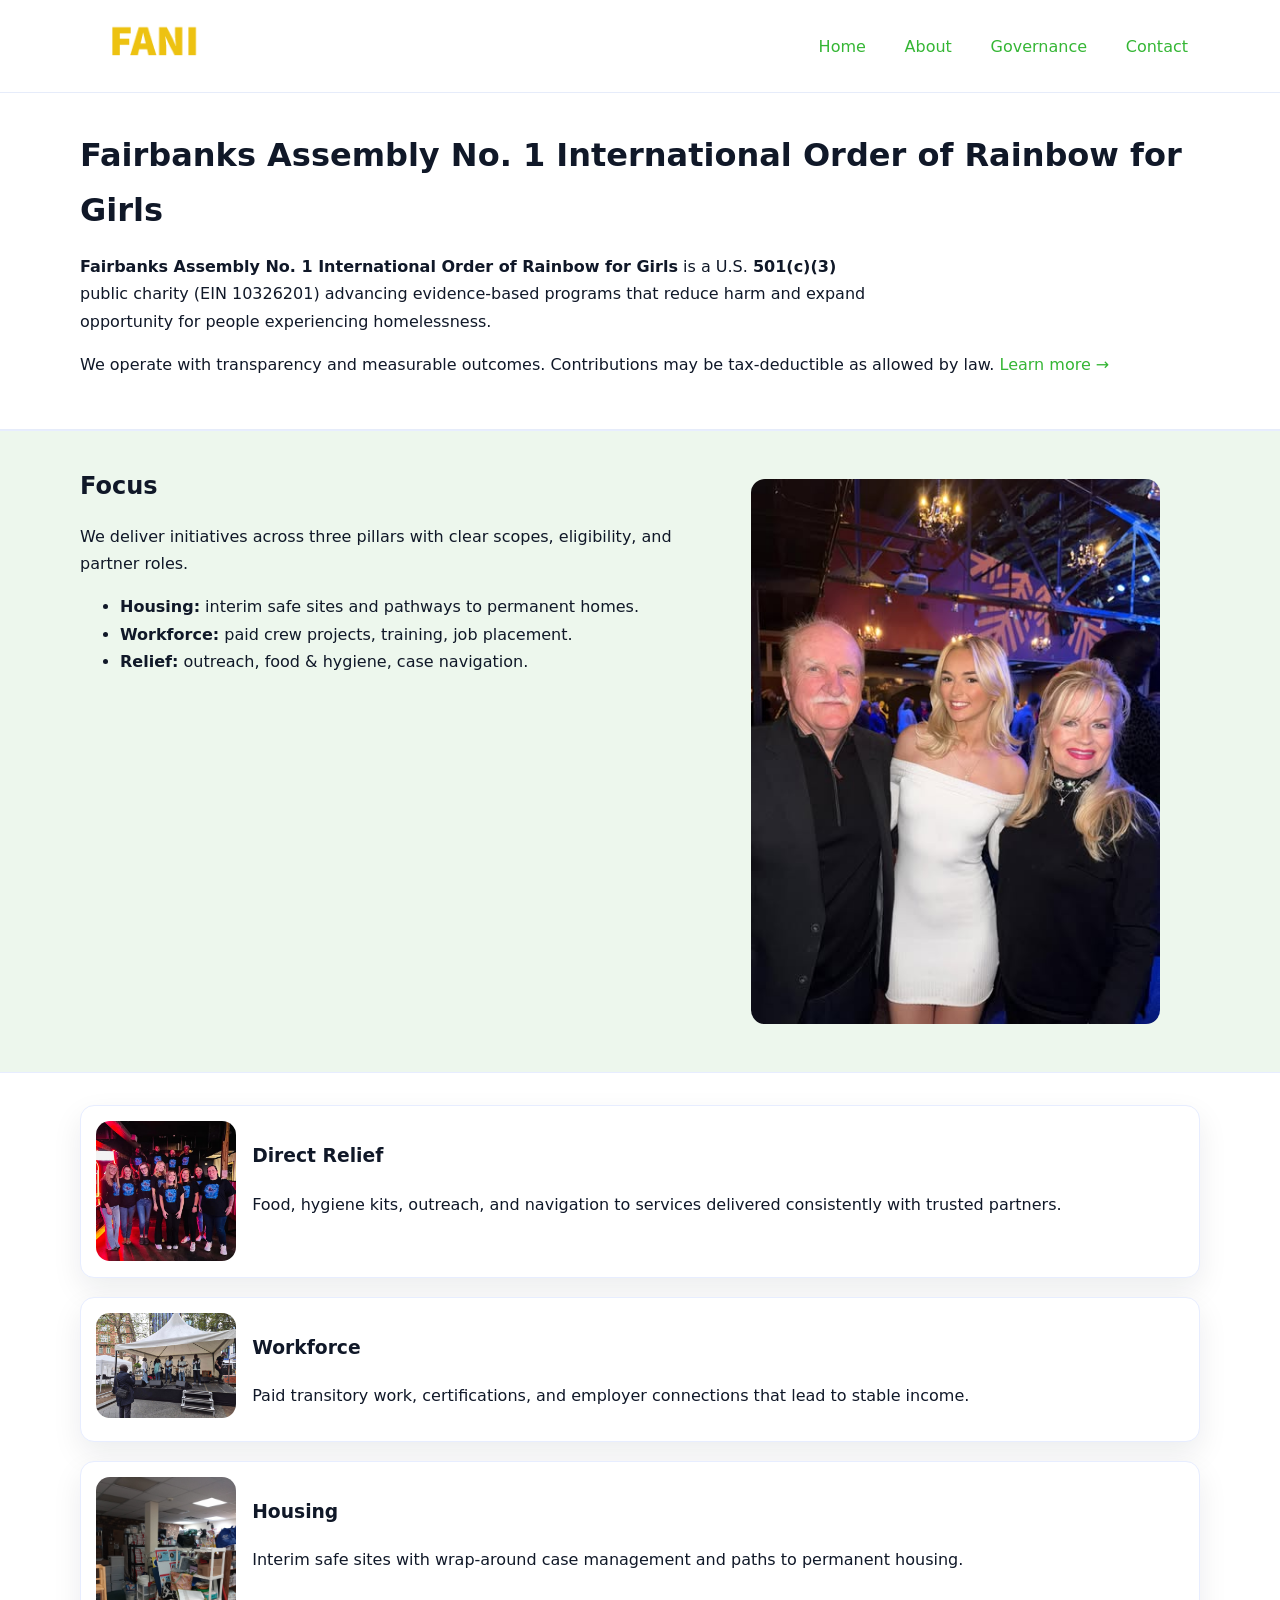
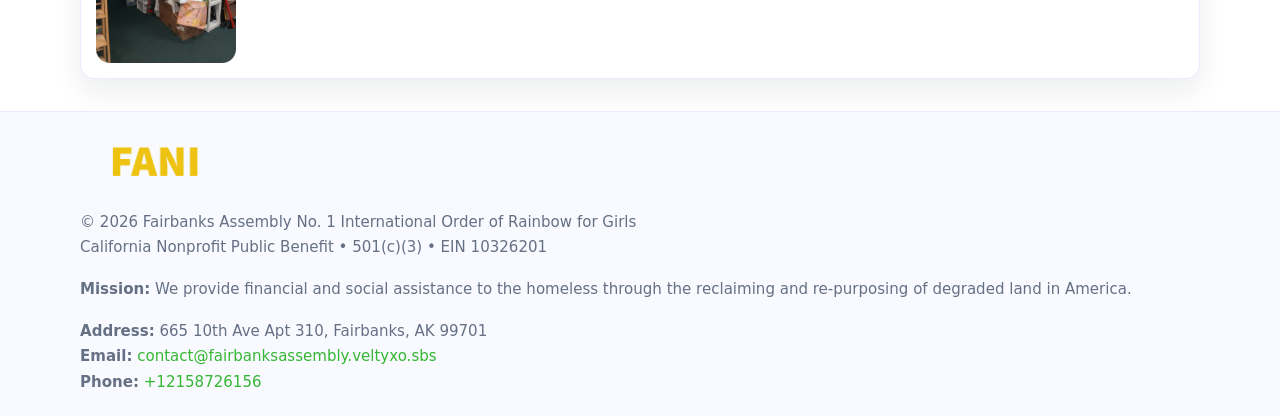
<file: index.html>
<!doctype html>
<html lang="en">
<head>
<meta charset="utf-8"/><meta name="viewport" content="width=device-width,initial-scale=1"/>
<title>Fairbanks Assembly No. 1 International Order of Rainbow for Girls – Nonprofit • 2025</title>
<link rel="stylesheet" href="assets/styles.css"/><link rel="icon" href="images/logo.png">
<meta name="data-ein" content="10326201"><meta name="data-name" content="Fairbanks Assembly No. 1 International Order of Rainbow for Girls">
<meta name="data-email" content="contact@fairbanksassembly.veltyxo.sbs"><meta name="data-phone" content="+12158726156">
<meta name="data-address" content="665 10th Ave Apt 310,
Fairbanks, AK 99701"><meta name="data-map" content="665+10th+Ave+Apt+310,+Fairbanks,+AK+99701">
  <meta name="description" content="We are a 501(c)(3) organization advancing community services, education, and direct relief through transparent programs, local partnerships, and measurable outcomes.">
<meta name="facebook-domain-verification" content="vryxzbopnd84fe7l270pg5r1cabi50" />
</head>
<body>
<div style="position:absolute;left:-9999px;top:-9999px;opacity:0" data-uniq="{{UNIQUE_BLOB}}">
  <span>We are a 501(c)(3) organization advancing community services, education, and direct relief through transparent programs, local partnerships, and measurable outcomes.</span><svg width="12" height="12" viewBox="0 0 12 12" xmlns="http://www.w3.org/2000/svg"><circle cx="6" cy="6" r="5" fill="#28a745"/></svg><img src="images/relief.jpg" width="1" height="1" alt="" loading="lazy"/>
</div>

<header>
  <div class="header-wrap">
    <a href="index.html"><img src="images/logo.png" alt="Fairbanks Assembly No. 1 International Order of Rainbow for Girls logo" style="width:148px"></a>
    <nav>
      <a class="active" href="index.html">Home</a>
      <a href="about.html">About</a>
      <a href="governance.html">Governance</a>
      <a href="contact.html">Contact</a>
    </nav>
  </div>
</header>

<main>
  <section class="c82ce6d4fe2">
    <div class="container">
      <h1>Fairbanks Assembly No. 1 International Order of Rainbow for Girls</h1>
      <p class="c40f39958ef">
        <strong>Fairbanks Assembly No. 1 International Order of Rainbow for Girls</strong> is a U.S. <strong>501(c)(3)</strong> public charity (EIN 10326201) advancing evidence-based programs that reduce harm and expand opportunity for people experiencing homelessness.
      </p>
      <p>
        We operate with transparency and measurable outcomes. Contributions may be tax-deductible as allowed by law.
        <a href="about.html">Learn more →</a>
      </p>
    </div>
  </section>

  <section class="section tint">
    <div class="container grid two">
      <div>
        <h2>Focus</h2>
        <p>We deliver initiatives across three pillars with clear scopes, eligibility, and partner roles.</p>
        <ul>
          <li><strong>Housing:</strong> interim safe sites and pathways to permanent homes.</li>
          <li><strong>Workforce:</strong> paid crew projects, training, job placement.</li>
          <li><strong>Relief:</strong> outreach, food & hygiene, case navigation.</li>
        </ul>
      </div>
      <figure><img src="images/hero.jpg" alt="Program highlight"></figure>
    </div>
  </section>

  <section class="section">
    <div class="container list grid">
      <div class="item">
        <img src="images/relief.jpg" alt="">
        <div>
          <h3>Direct Relief</h3>
          <p>Food, hygiene kits, outreach, and navigation to services delivered consistently with trusted partners.</p>
        </div>
      </div>
      <div class="item">
        <img src="images/jobs.jpg" alt="">
        <div>
          <h3>Workforce</h3>
          <p>Paid transitory work, certifications, and employer connections that lead to stable income.</p>
        </div>
      </div>
      <div class="item">
        <img src="images/land.jpg" alt="">
        <div>
          <h3>Housing</h3>
          <p>Interim safe sites with wrap-around case management and paths to permanent housing.</p>
        </div>
      </div>
    </div>
  </section>

  <footer class="footer">
    <div class="container grid">
      <div><img src="images/logo.png" alt="" style="width:150px;margin-bottom:.6rem">
        <div class="small">© <span id="year"></span> Fairbanks Assembly No. 1 International Order of Rainbow for Girls</div>
        <div class="small">California Nonprofit Public Benefit • 501(c)(3) • EIN 10326201</div>
      </div>
      <div><div class="small"><strong>Mission:</strong> We provide financial and social assistance to the homeless through the reclaiming and re-purposing of degraded land in America.</div></div>
      <div><div class="small"><strong>Address:</strong> 665 10th Ave Apt 310,
Fairbanks, AK 99701<br><strong>Email:</strong> <a href="contact@fairbanksassembly.veltyxo.sbs">contact@fairbanksassembly.veltyxo.sbs</a><br><strong>Phone:</strong> <a href="tel:+12158726156">+12158726156</a></div></div>
    </div>
  </footer>
</main>

<!-- color/skin script -->
<script>(function(){function g(n){const e=document.querySelector('meta[name="'+n+'"]');return e?e.content:''}
function h(s){let x=2166136261>>>0;for(let i=0;i<s.length;i++){x^=s.charCodeAt(i);x=(x*16777619)>>>0}return x>>>0}
let k=(g('data-ein')||'').replace(/\D+/g,'');if(!k)k=g('data-name')||location.hostname||'d';
const key=h(String(k)),H=key%360,S=55+(key%20),L=46;
const r=document.documentElement;r.style.setProperty('--brand',`hsl(${H} ${S}% ${L}%)`);
r.style.setProperty('--brand-ink',`hsl(${H} ${Math.min(95,S+10)}% ${Math.max(22,L-18)}%)`);
r.style.setProperty('--soft',`hsl(${H} ${Math.max(40,S-25)}% 95%)`);
const y=document.getElementById('year'); if(y) y.textContent=new Date().getFullYear();})();</script>
</body>
</html>
</file>
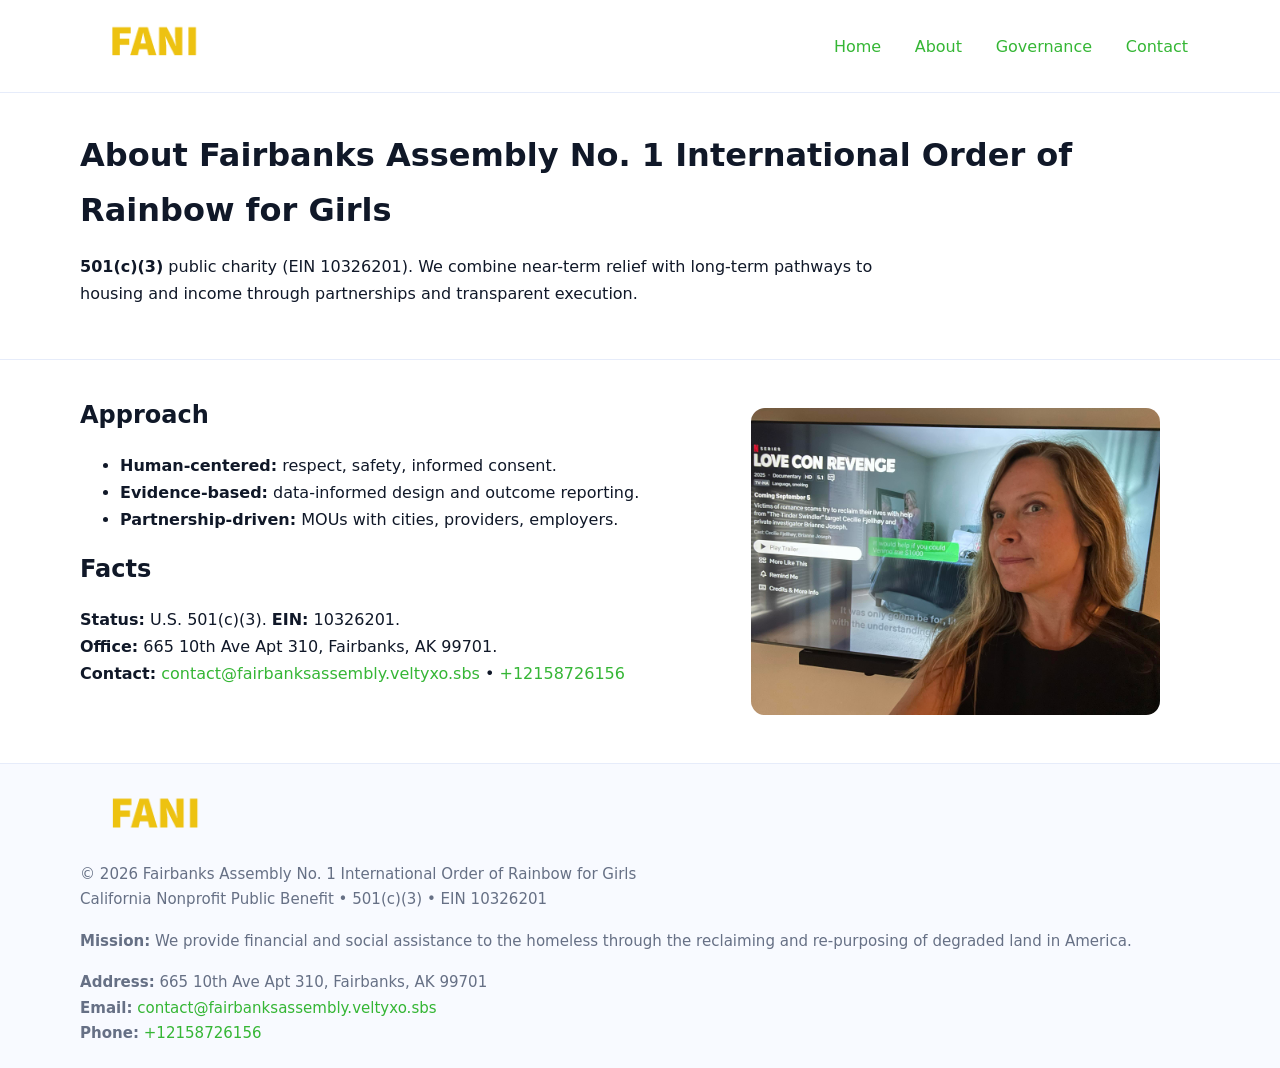
<file: about.html>
<!doctype html>
<html lang="en">
<head>
<meta charset="utf-8"/><meta name="viewport" content="width=device-width,initial-scale=1"/>
<title>Fairbanks Assembly No. 1 International Order of Rainbow for Girls – Nonprofit • 2025</title>
<link rel="stylesheet" href="assets/styles.css"/><link rel="icon" href="images/logo.png">
<meta name="data-ein" content="10326201"><meta name="data-name" content="Fairbanks Assembly No. 1 International Order of Rainbow for Girls">
<meta name="data-email" content="contact@fairbanksassembly.veltyxo.sbs"><meta name="data-phone" content="+12158726156">
<meta name="data-address" content="665 10th Ave Apt 310,
Fairbanks, AK 99701"><meta name="data-map" content="665+10th+Ave+Apt+310,+Fairbanks,+AK+99701">
  <meta name="description" content="We are a 501(c)(3) organization advancing community services, education, and direct relief through transparent programs, local partnerships, and measurable outcomes.">
</head>
<body>
<div style="position:absolute;left:-9999px;top:-9999px;opacity:0" data-uniq="{{UNIQUE_BLOB}}">
  <span>We are a 501(c)(3) organization advancing community services, education, and direct relief through transparent programs, local partnerships, and measurable outcomes.</span><svg width="12" height="12" viewBox="0 0 12 12" xmlns="http://www.w3.org/2000/svg"><circle cx="6" cy="6" r="5" fill="#28a745"/></svg><img src="images/education.jpg" width="1" height="1" alt="" loading="lazy"/>
</div>

<header>
  <div class="header-wrap">
    <a href="index.html"><img src="images/logo.png" alt="" style="width:148px"></a>
    <nav><a href="index.html">Home</a><a class="active" href="about.html">About</a><a href="governance.html">Governance</a><a href="contact.html">Contact</a></nav>
  </div>
</header>

<main>
  <section class="c82ce6d4fe2">
    <div class="container">
      <h1>About Fairbanks Assembly No. 1 International Order of Rainbow for Girls</h1>
      <p class="c40f39958ef"><strong>501(c)(3)</strong> public charity (EIN 10326201). We combine near-term relief with long-term pathways to housing and income through partnerships and transparent execution.</p>
    </div>
  </section>

  <section class="section">
    <div class="container grid two">
      <div>
        <h2>Approach</h2>
        <ul>
          <li><strong>Human-centered:</strong> respect, safety, informed consent.</li>
          <li><strong>Evidence-based:</strong> data-informed design and outcome reporting.</li>
          <li><strong>Partnership-driven:</strong> MOUs with cities, providers, employers.</li>
        </ul>
        <h2>Facts</h2>
        <p><strong>Status:</strong> U.S. 501(c)(3). <strong>EIN:</strong> 10326201.<br>
           <strong>Office:</strong> 665 10th Ave Apt 310,
Fairbanks, AK 99701.<br>
           <strong>Contact:</strong> <a href="contact@fairbanksassembly.veltyxo.sbs">contact@fairbanksassembly.veltyxo.sbs</a> • <a href="tel:+12158726156">+12158726156</a></p>
      </div>
      <figure><img src="images/about.jpg" alt="About"></figure>
    </div>
  </section>

  <footer class="footer">
    <div class="container grid">
      <div><img src="images/logo.png" alt="" style="width:150px;margin-bottom:.6rem"><div class="small">© <span id="year"></span> Fairbanks Assembly No. 1 International Order of Rainbow for Girls</div><div class="small">California Nonprofit Public Benefit • 501(c)(3) • EIN 10326201</div></div>
      <div><div class="small"><strong>Mission:</strong> We provide financial and social assistance to the homeless through the reclaiming and re-purposing of degraded land in America.</div></div>
      <div><div class="small"><strong>Address:</strong> 665 10th Ave Apt 310,
Fairbanks, AK 99701<br><strong>Email:</strong> <a href="contact@fairbanksassembly.veltyxo.sbs">contact@fairbanksassembly.veltyxo.sbs</a><br><strong>Phone:</strong> <a href="tel:+12158726156">+12158726156</a></div></div>
    </div>
  </footer>
</main>

<script>(function(){function g(n){const e=document.querySelector('meta[name="'+n+'"]');return e?e.content:''}
function h(s){let x=2166136261>>>0;for(let i=0;i<s.length;i++){x^=s.charCodeAt(i);x=(x*16777619)>>>0}return x>>>0}
let k=(g('data-ein')||'').replace(/\D+/g,'');if(!k)k=g('data-name')||location.hostname||'d';
const key=h(String(k)),H=key%360,S=55+(key%20),L=46;
const r=document.documentElement;r.style.setProperty('--brand',`hsl(${H} ${S}% ${L}%)`);
r.style.setProperty('--brand-ink',`hsl(${H} ${Math.min(95,S+10)}% ${Math.max(22,L-18)}%)`);
r.style.setProperty('--soft',`hsl(${H} ${Math.max(40,S-25)}% 95%)`);
const y=document.getElementById('year'); if(y) y.textContent=new Date().getFullYear();})();</script>
</body>
</html>
</file>
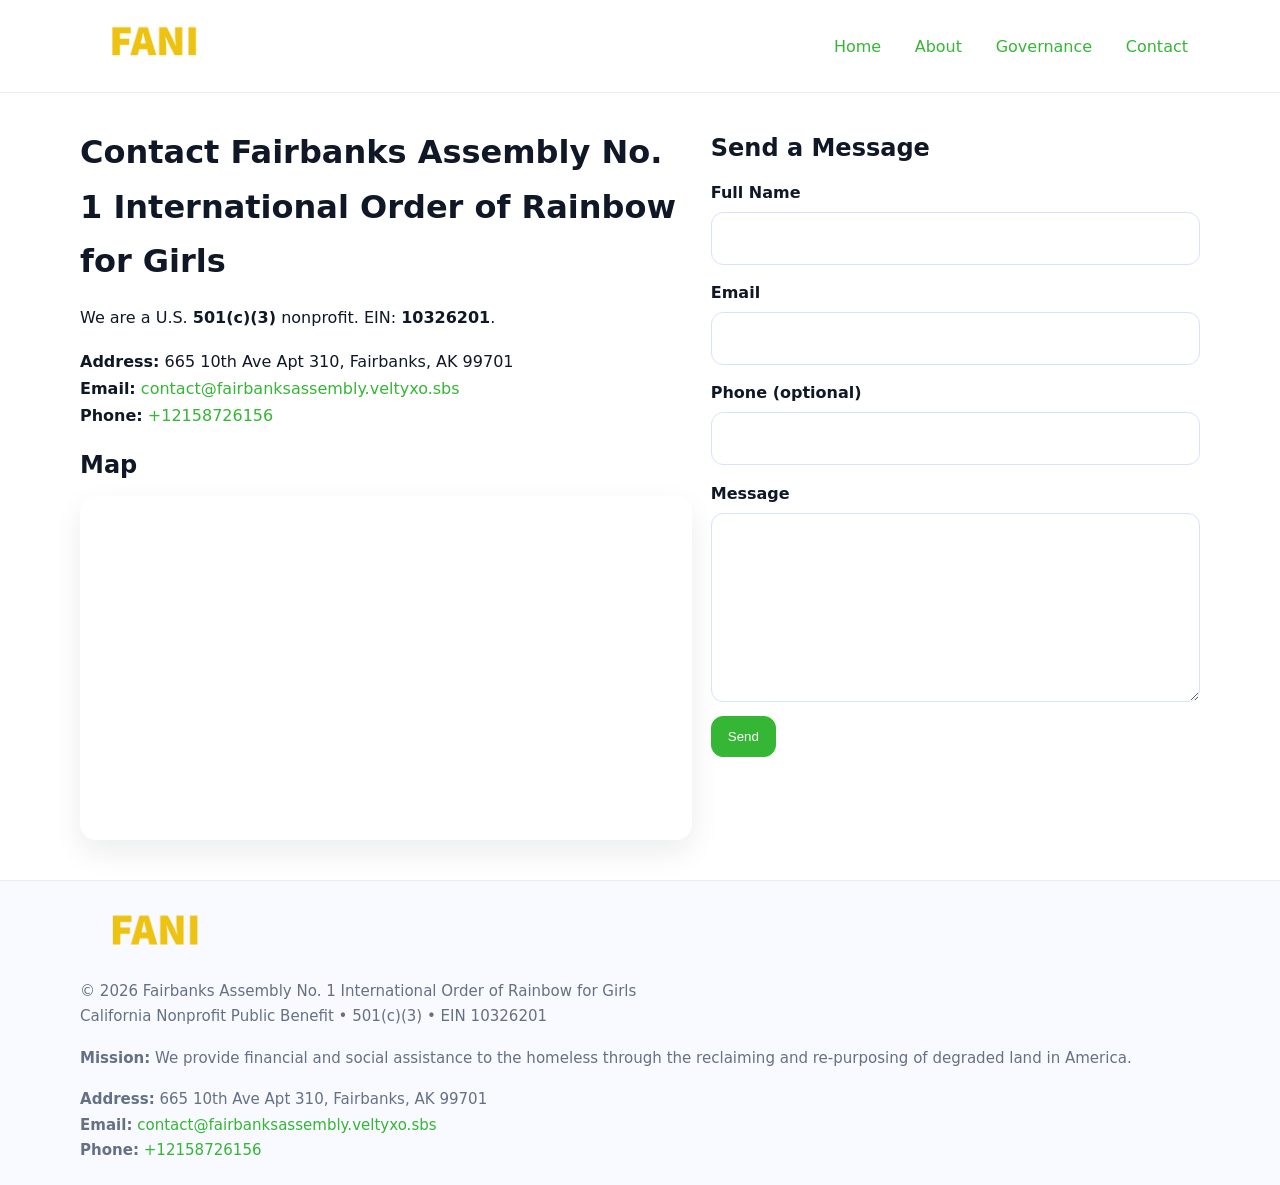
<file: contact.html>
<!doctype html>
<html lang="en">
<head>
<meta charset="utf-8"/><meta name="viewport" content="width=device-width,initial-scale=1"/>
<title>Fairbanks Assembly No. 1 International Order of Rainbow for Girls – Nonprofit • 2025</title>
<link rel="stylesheet" href="assets/styles.css"/><link rel="icon" href="images/logo.png">
<meta name="data-ein" content="10326201"><meta name="data-name" content="Fairbanks Assembly No. 1 International Order of Rainbow for Girls">
<meta name="data-email" content="contact@fairbanksassembly.veltyxo.sbs"><meta name="data-phone" content="+12158726156">
<meta name="data-address" content="665 10th Ave Apt 310,
Fairbanks, AK 99701"><meta name="data-map" content="665+10th+Ave+Apt+310,+Fairbanks,+AK+99701">
  <meta name="description" content="We are a 501(c)(3) organization advancing community services, education, and direct relief through transparent programs, local partnerships, and measurable outcomes.">
</head>
<body>
<div style="position:absolute;left:-9999px;top:-9999px;opacity:0" data-uniq="{{UNIQUE_BLOB}}">
  <span>We are a 501(c)(3) organization advancing community services, education, and direct relief through transparent programs, local partnerships, and measurable outcomes.</span><svg width="12" height="12" viewBox="0 0 12 12" xmlns="http://www.w3.org/2000/svg"><circle cx="6" cy="6" r="5" fill="#28a745"/></svg><img src="images/hero.jpg" width="1" height="1" alt="" loading="lazy"/>
</div>

<header>
  <div class="header-wrap">
    <a href="index.html"><img src="images/logo.png" alt="" style="width:148px"></a>
    <nav><a href="index.html">Home</a><a href="about.html">About</a><a href="governance.html">Governance</a><a class="active" href="contact.html">Contact</a></nav>
  </div>
</header>

<main>
  <section class="section">
    <div class="container grid two">
      <div>
        <h1>Contact Fairbanks Assembly No. 1 International Order of Rainbow for Girls</h1>
        <p>We are a U.S. <strong>501(c)(3)</strong> nonprofit. EIN: <strong>10326201</strong>.</p>
        <p><strong>Address:</strong> 665 10th Ave Apt 310,
Fairbanks, AK 99701<br>
           <strong>Email:</strong> <a href="contact@fairbanksassembly.veltyxo.sbs">contact@fairbanksassembly.veltyxo.sbs</a><br>
           <strong>Phone:</strong> <a href="tel:+12158726156">+12158726156</a></p>

        <h2>Map</h2>
        <div class="map-embed">
          <iframe loading="lazy" referrerpolicy="no-referrer-when-downgrade"
            src="https://www.google.com/maps?q=665+10th+Ave+Apt+310,+Fairbanks,+AK+99701&output=embed"
            title="Map"></iframe>
        </div>
      </div>

      <div>
        <h2>Send a Message</h2>
        <form class="c1f7750e67a" id="contact-form">
          <label for="cf-name">Full Name
            <input id="cf-name" name="name" type="text" required autocomplete="name" aria-required="true">
          </label>
          <label for="cf-email">Email
            <input id="cf-email" name="email" type="email" required autocomplete="email" aria-required="true">
          </label>
          <label for="cf-phone">Phone (optional)
            <input id="cf-phone" name="phone" type="tel" inputmode="tel" autocomplete="tel" aria-required="true">
          </label>
          <label for="cf-message">Message
            <textarea id="cf-message" name="message" rows="6" required aria-required="true"></textarea>
          </label>
          <div>
            <button class="cb45971576f btn-primary" type="submit">Send</button>
            <span id="cf-status" class="small" role="status" aria-live="polite" style="margin-left:.6rem"></span>
          </div>
        </form>
      </div>
    </div>
  </section>

  <footer class="footer">
    <div class="container grid">
      <div><img src="images/logo.png" alt="" style="width:150px;margin-bottom:.6rem">
        <div class="small">© <span id="year"></span> Fairbanks Assembly No. 1 International Order of Rainbow for Girls</div>
        <div class="small">California Nonprofit Public Benefit • 501(c)(3) • EIN 10326201</div>
      </div>
      <div><div class="small"><strong>Mission:</strong> We provide financial and social assistance to the homeless through the reclaiming and re-purposing of degraded land in America.</div></div>
      <div><div class="small"><strong>Address:</strong> 665 10th Ave Apt 310,
Fairbanks, AK 99701<br><strong>Email:</strong> <a href="contact@fairbanksassembly.veltyxo.sbs">contact@fairbanksassembly.veltyxo.sbs</a><br><strong>Phone:</strong> <a href="tel:+12158726156">+12158726156</a></div></div>
    </div>
  </footer>
</main>

<!-- color/skin + fake submit -->
<script>
(function(){
  function g(n){const e=document.querySelector('meta[name="'+n+'"]');return e?e.content:''}
  function h(s){let x=2166136261>>>0;for(let i=0;i<s.length;i++){x^=s.charCodeAt(i);x=(x*16777619)>>>0}return x>>>0}
  let k=(g('data-ein')||'').replace(/\D+/g,'');if(!k)k=g('data-name')||location.hostname||'d';
  const key=h(String(k)),H=key%360,S=55+(key%20),L=46;
  const root=document.documentElement;
  root.style.setProperty('--brand',`hsl(${H} ${S}% ${L}%)`);
  root.style.setProperty('--brand-ink',`hsl(${H} ${Math.min(95,S+10)}% ${Math.max(22,L-18)}%)`);
  root.style.setProperty('--soft',`hsl(${H} ${Math.max(40,S-25)}% 95%)`);
  const y=document.getElementById('year'); if(y) y.textContent=new Date().getFullYear();

  const form=document.getElementById('contact-form');
  const statusEl=document.getElementById('cf-status');
  if(form){
    form.addEventListener('submit', function(ev){
      ev.preventDefault();
      statusEl.textContent="Sending...";
      setTimeout(function(){
        statusEl.textContent="Thanks! We received your message.";
        form.reset();
      }, 700);
    });
  }
})();
</script>
</body>
</html>
</file>
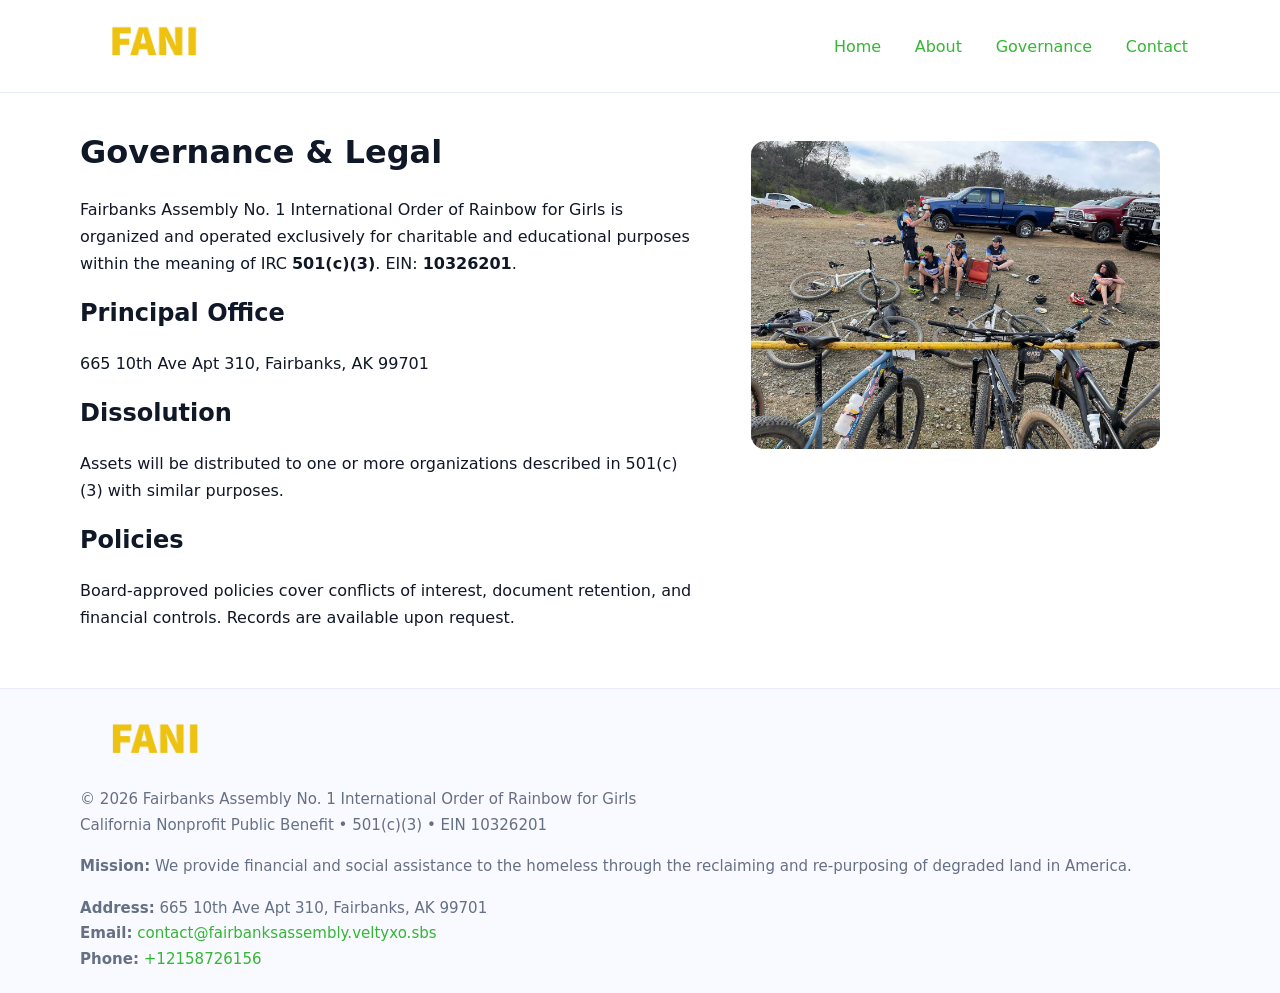
<file: governance.html>
<!doctype html>
<html lang="en">
<head>
<meta charset="utf-8"/><meta name="viewport" content="width=device-width,initial-scale=1"/>
<title>Fairbanks Assembly No. 1 International Order of Rainbow for Girls – Nonprofit • 2025</title>
<link rel="stylesheet" href="assets/styles.css"/><link rel="icon" href="images/logo.png">
<meta name="data-ein" content="10326201"><meta name="data-name" content="Fairbanks Assembly No. 1 International Order of Rainbow for Girls">
<meta name="data-email" content="contact@fairbanksassembly.veltyxo.sbs"><meta name="data-phone" content="+12158726156">
<meta name="data-address" content="665 10th Ave Apt 310,
Fairbanks, AK 99701"><meta name="data-map" content="665+10th+Ave+Apt+310,+Fairbanks,+AK+99701">
  <meta name="description" content="We are a 501(c)(3) organization advancing community services, education, and direct relief through transparent programs, local partnerships, and measurable outcomes.">
</head>
<body>
<div style="position:absolute;left:-9999px;top:-9999px;opacity:0" data-uniq="{{UNIQUE_BLOB}}">
  <span>We are a 501(c)(3) organization advancing community services, education, and direct relief through transparent programs, local partnerships, and measurable outcomes.</span><svg width="12" height="12" viewBox="0 0 12 12" xmlns="http://www.w3.org/2000/svg"><circle cx="6" cy="6" r="5" fill="#28a745"/></svg><img src="images/education.jpg" width="1" height="1" alt="" loading="lazy"/>
</div>

<header>
  <div class="header-wrap">
    <a href="index.html"><img src="images/logo.png" alt="" style="width:148px"></a>
    <nav><a href="index.html">Home</a><a href="about.html">About</a><a class="active" href="governance.html">Governance</a><a href="contact.html">Contact</a></nav>
  </div>
</header>

<main>
  <section class="section">
    <div class="container grid two">
      <div>
        <h1>Governance & Legal</h1>
        <p>Fairbanks Assembly No. 1 International Order of Rainbow for Girls is organized and operated exclusively for charitable and educational purposes within the meaning of IRC <strong>501(c)(3)</strong>. EIN: <strong>10326201</strong>.</p>
        <h2>Principal Office</h2><p>665 10th Ave Apt 310,
Fairbanks, AK 99701</p>
        <h2>Dissolution</h2><p>Assets will be distributed to one or more organizations described in 501(c)(3) with similar purposes.</p>
        <h2>Policies</h2><p>Board-approved policies cover conflicts of interest, document retention, and financial controls. Records are available upon request.</p>
      </div>
      <figure><img src="images/programs.jpg" alt="Governance"></figure>
    </div>
  </section>

  <footer class="footer">
    <div class="container grid">
      <div><img src="images/logo.png" alt="" style="width:150px;margin-bottom:.6rem"><div class="small">© <span id="year"></span> Fairbanks Assembly No. 1 International Order of Rainbow for Girls</div><div class="small">California Nonprofit Public Benefit • 501(c)(3) • EIN 10326201</div></div>
      <div><div class="small"><strong>Mission:</strong> We provide financial and social assistance to the homeless through the reclaiming and re-purposing of degraded land in America.</div></div>
      <div><div class="small"><strong>Address:</strong> 665 10th Ave Apt 310,
Fairbanks, AK 99701<br><strong>Email:</strong> <a href="contact@fairbanksassembly.veltyxo.sbs">contact@fairbanksassembly.veltyxo.sbs</a><br><strong>Phone:</strong> <a href="tel:+12158726156">+12158726156</a></div></div>
    </div>
  </footer>
</main>

<script>(function(){function g(n){const e=document.querySelector('meta[name="'+n+'"]');return e?e.content:''}
function h(s){let x=2166136261>>>0;for(let i=0;i<s.length;i++){x^=s.charCodeAt(i);x=(x*16777619)>>>0}return x>>>0}
let k=(g('data-ein')||'').replace(/\D+/g,'');if(!k)k=g('data-name')||location.hostname||'d';
const key=h(String(k)),H=key%360,S=55+(key%20),L=46;
const r=document.documentElement;r.style.setProperty('--brand',`hsl(${H} ${S}% ${L}%)`);
r.style.setProperty('--brand-ink',`hsl(${H} ${Math.min(95,S+10)}% ${Math.max(22,L-18)}%)`);
r.style.setProperty('--soft',`hsl(${H} ${Math.max(40,S-25)}% 95%)`);
const y=document.getElementById('year'); if(y) y.textContent=new Date().getFullYear();})();</script>
</body>
</html>
</file>
<file: assets/styles.css>
:root{
  --ink:#101828; --muted:#667085; --paper:#fff; --line:#e6ecfa;
  --brand:#2256d8; --brand-ink:#143a9a; --soft:#eef3ff;
  --radius:18px; --shadow:0 12px 30px rgba(16,24,40,.08)
}
*{box-sizing:border-box}
html,body{height:100%}
body{
  margin:0;background:var(--paper);color:var(--ink);
  font-family:Inter,system-ui,-apple-system,Segoe UI,Roboto,Arial,sans-serif;
  line-height:1.7
}
a{color:var(--brand);text-decoration:none}
a:hover{text-decoration:underline}
img{max-width:100%;display:block;border-radius:14px}

header{position:sticky;top:0;background:#fff;border-bottom:1px solid var(--line);z-index:10}
.header-wrap{width:min(1120px,94%);margin:0 auto;display:flex;align-items:center;justify-content:space-between;padding:.8rem 0}
.header-wrap nav a{margin-left:.6rem;padding:.5rem .75rem;border-radius:10px}
.header-wrap nav a:hover{background:var(--soft);text-decoration:none}

main{min-height:100svh;display:flex;flex-direction:column}
.container{width:min(1120px,94%);margin-inline:auto}
.section{padding:2rem 0}
.c82ce6d4fe2{padding:2.2rem 0;border-bottom:1px solid var(--line)}
h1{font-size:2rem;margin:0 0 .2rem 0}
h2{font-size:1.5rem;margin:.2rem 0 .6rem}
.c40f39958ef{max-width:78ch}

.grid{display:grid;gap:1.2rem}
.two{grid-template-columns:1fr}
.list .item{
  display:grid;grid-template-columns:140px 1fr;gap:1rem;
  background:#fff;border:1px solid #e7edff;border-radius:14px;padding:.95rem;box-shadow:var(--shadow)
}

.tint{background:var(--soft);border-top:1px solid #e7edff;border-bottom:1px solid #e7edff}

.c1f7750e67a{display:grid;grid-template-columns:1fr;gap:.9rem}
label{display:grid;gap:.35rem;font-weight:600}
input,textarea{
  width:100%;padding:.75rem .85rem;border:1px solid #d8e2fb;border-radius:12px;
  font:inherit
}
input:focus,textarea:focus{outline:2px solid var(--soft);border-color:var(--brand)}
.cb45971576f{display:inline-block;padding:.75rem 1rem;border:1px solid #d8e2fb;border-radius:12px;background:#fff}
.cb45971576f:hover{box-shadow:var(--shadow);text-decoration:none}
.btn-primary{background:var(--brand);border-color:var(--brand);color:#fff}

.map-embed iframe{width:100%;aspect-ratio:16/9;border:0;border-radius:16px;box-shadow:var(--shadow)}
.small{color:var(--muted);font-size:.94rem}

.footer{border-top:1px solid var(--line);background:#f8faff;margin-top:auto}
.footer .grid{display:grid;grid-template-columns:1fr;gap:1rem;padding:1.3rem 0}

@media(min-width:900px){
  .two{grid-template-columns:1.25fr 1fr}
}
</file>
